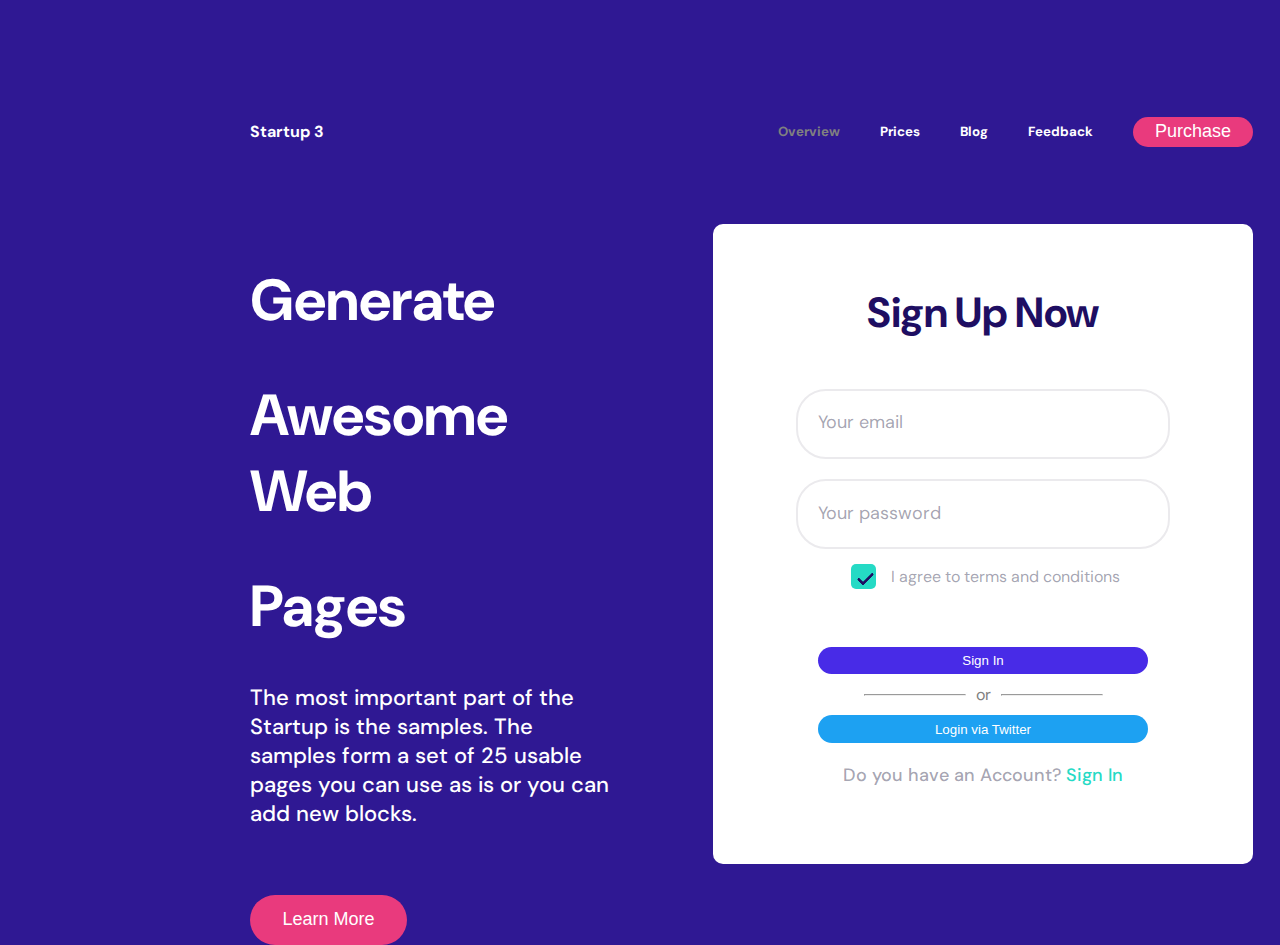
<file: index.html>
<!doctype html>
<html lang="en">
  <head>
    <meta charset="utf-8">
    <meta name="viewport" content="width=device-width, initial-scale=1">
    <title>Headers_14</title>
    <link href="https://cdn.jsdelivr.net/npm/bootstrap@5.3.2/dist/css/bootstrap.min.css" rel="stylesheet" integrity="sha384-T3c6CoIi6uLrA9TneNEoa7RxnatzjcDSCmG1MXxSR1GAsXEV/Dwwykc2MPK8M2HN" crossorigin="anonymous"/>
    <link href='https://fonts.googleapis.com/css?family=DM Sans' rel='stylesheet'/>
    <link href="style.css" rel="stylesheet"/>
  </head>
    <body>
        <div class="mainContainer">
            <div class="navBar">
                <div class="companyNameDiv">
                    <h4>Startup 3</h4>
                </div>
                <div class="menuDiv">
                    <h5 style="color: gray;">Overview</h5>
                    <h5>Prices</h5>
                    <h5>Blog</h5>
                    <h5>Feedback</h5>
                    <button class="purchaseBtn" style="font-size: 18px;">Purchase</button>
                </div>
            </div>
            <div class="content">
                <div class="col1">
                    <h1 style="font-size: 58px; color: white; font-weight: 700;">Generate</h1>
                    <h1 style="font-size: 58px; color: white; font-weight: 700">Awesome Web</h1>
                    <h1 style="font-size: 58px; color: white; font-weight: 700">Pages</h1>
                    <p class="paragraph" style="font-size: 22px; color: white; margin-top: 20px; font-weight: 500">The most important part of the Startup is the samples. The samples form a set of 25 usable pages you can use as is or you can add new blocks.</p>
                    <button class="learnMoreBtn" style="margin-top: 30px; font-size: 18px;">Learn More</button>
                </div>
                <div class="col2">
                    <div class="signUpFormContainer">
                        <h1 style="font-family: DM Sans; font-weight: 700; font-size: 42px; line-height: 52px; letter-spacing: -0.4px; align-items: center; color:#1E0E62;">Sign Up Now</h1>
                        <input type="text" class="inputField email" placeholder="Your email" style="margin-top: 12px;"/>
                        <input type="password" class="inputField password" placeholder="Your password"/>
                        <div class="checkboxDiv">
                            <label class="checkboxContainer">
                                <input type="checkbox" checked="checked">
                                <span class="checkmark"></span>
                            </label>
                            <h6 class="checkboxText">I agree to terms and conditions</h6></div>
                        <button class="signInBtn" style="margin-top: 10px;">Sign In</button>
                        <div class="orDiv"><hr style="width: 100px;">or<hr style="width: 100px;"></div>
                        <button class="twitterBtn">Login via Twitter</button>
                        <h6 style="margin-top: 10px; font-size: 18px; color: #15143966; font-weight: 500;">Do you have an Account? <span style="color: #25DAC5;">Sign In</span></h6>
                    </div>
                </div>
            </div>
        </div>
    </body>
</html>
</file>
<file: style.css>
body{
    margin: 0;
    padding: 0;
    font-family: 'DM Sans';
    background-color: #2F1893;
}
.mainContainer{
    margin-top: 100px;
    margin-left: 250px;
    margin-right: 250px;
    display: grid;
    grid-template-rows: max-content max-content;
    gap: 60px;
}
.navBar{
    grid-row-start: 1;
    grid-row-end: 2;
    display: flex;
    flex-direction: row;
    color: white;
    align-items: center;
    justify-content: space-between;
}
.companyNameDiv{
    display: flex;
    flex-direction: row;
}
.menuDiv{
    display: flex;
    flex-direction: row;
    align-items: center;
    gap: 40px;
}
.purchaseBtn{
    background-color:#E93A7D;
    width: 120px;
    height: 30px;
    border-radius: 20px;
    border: none;
    color: white;
}
.content{
    grid-row-start: 2;
    grid-row-end: 3;
    display: grid;
    grid-template-columns: repeat(2,1fr);
}
.learnMoreBtn{
    background-color: #E93A7D;
    width: 157px;
    height: 50px;
    border-radius: 30px;
    border: none;
    color: white;
}
.col2{
    display: flex;
    justify-content: center;
}
.signUpFormContainer{
    height: 570px;
    width: 470px;
    background-color: white;
    border-radius: 10px;
    display: flex;
    flex-direction: column;
    align-items: center;
    justify-content: start;
    gap: 10px;
    padding: 35px;
    margin-left: 100px;
}
.inputField{
    width: 330px;
    border: solid;
    border-radius: 30px;
    border-color: #EBEAED;
    border-width: 2px;
    height: 50px;
    padding: 20px;
    margin-top: 10px;
}
.inputField.email::placeholder {
    font-family: 'DM Sans';
    font-weight: 400; 
    font-size: 18px; 
    line-height: 26px;
    color: #15143966;
}
.inputField.password::placeholder {
    font-family: 'DM Sans';
    font-weight: 400; 
    font-size: 18px; 
    line-height: 26px;
    color: #15143966;
}
.checkboxDiv{
    display: flex;
    flex-direction: row;
    gap: 10px;
}
.checkboxContainer {
    display: block;
    position: relative;
    padding-left: 35px;
    margin-bottom: 12px;
    cursor: pointer;
    font-size: 22px;
    -webkit-user-select: none;
    -moz-user-select: none;
    -ms-user-select: none;
    user-select: none;
}
.checkboxContainer input {
position: absolute;
opacity: 0;
cursor: pointer;
height: 0;
width: 0;
}
.checkmark {
position: absolute;
top: 5px;
left: 5px;
height: 25px;
width: 25px;
border-radius: 5px;
background-color:#25DAC5;
display: flex;
align-items: center;
justify-content: center;
}
.checkboxContainer input:checked ~ .checkmark {
    background-color:#25DAC5;
}

.checkmark:after {
content: "";
position: absolute;
display: none;
}

.checkboxContainer input:checked ~ .checkmark:after {
display: block;
}
.checkboxContainer .checkmark:after {
left: 10px;
top: 5px;
width: 6px;
height: 13px;
border: solid #1E0E62;
border-width: 0 3px 3px 0;
border-radius: 2px;
-webkit-transform: rotate(45deg);
-ms-transform: rotate(45deg);
transform: rotate(45deg);
}
.checkboxText{
    display: flex;
    margin-top: 5px;
    font-weight: 400;
    color: #15143966;
    font-size: 16px;
    line-height: 26px;
}
.signInBtn{
    width: 330px;
    height: 50px;
    border-radius: 30px;
    border: none;
    background-color: #482BE7;
    color: white;
}
.orDiv{
    display: flex;
    flex-direction: row;
    gap: 10px;
    align-items: center;
    color: gray;
}
.twitterBtn{
    width: 330px;
    height: 50px;
    border-radius: 30px;
    border: none;
    background-color: #1DA1F2;
    color: white;
}
.paragraph{
    width: 363px;
    height: 160px;
}
</file>
